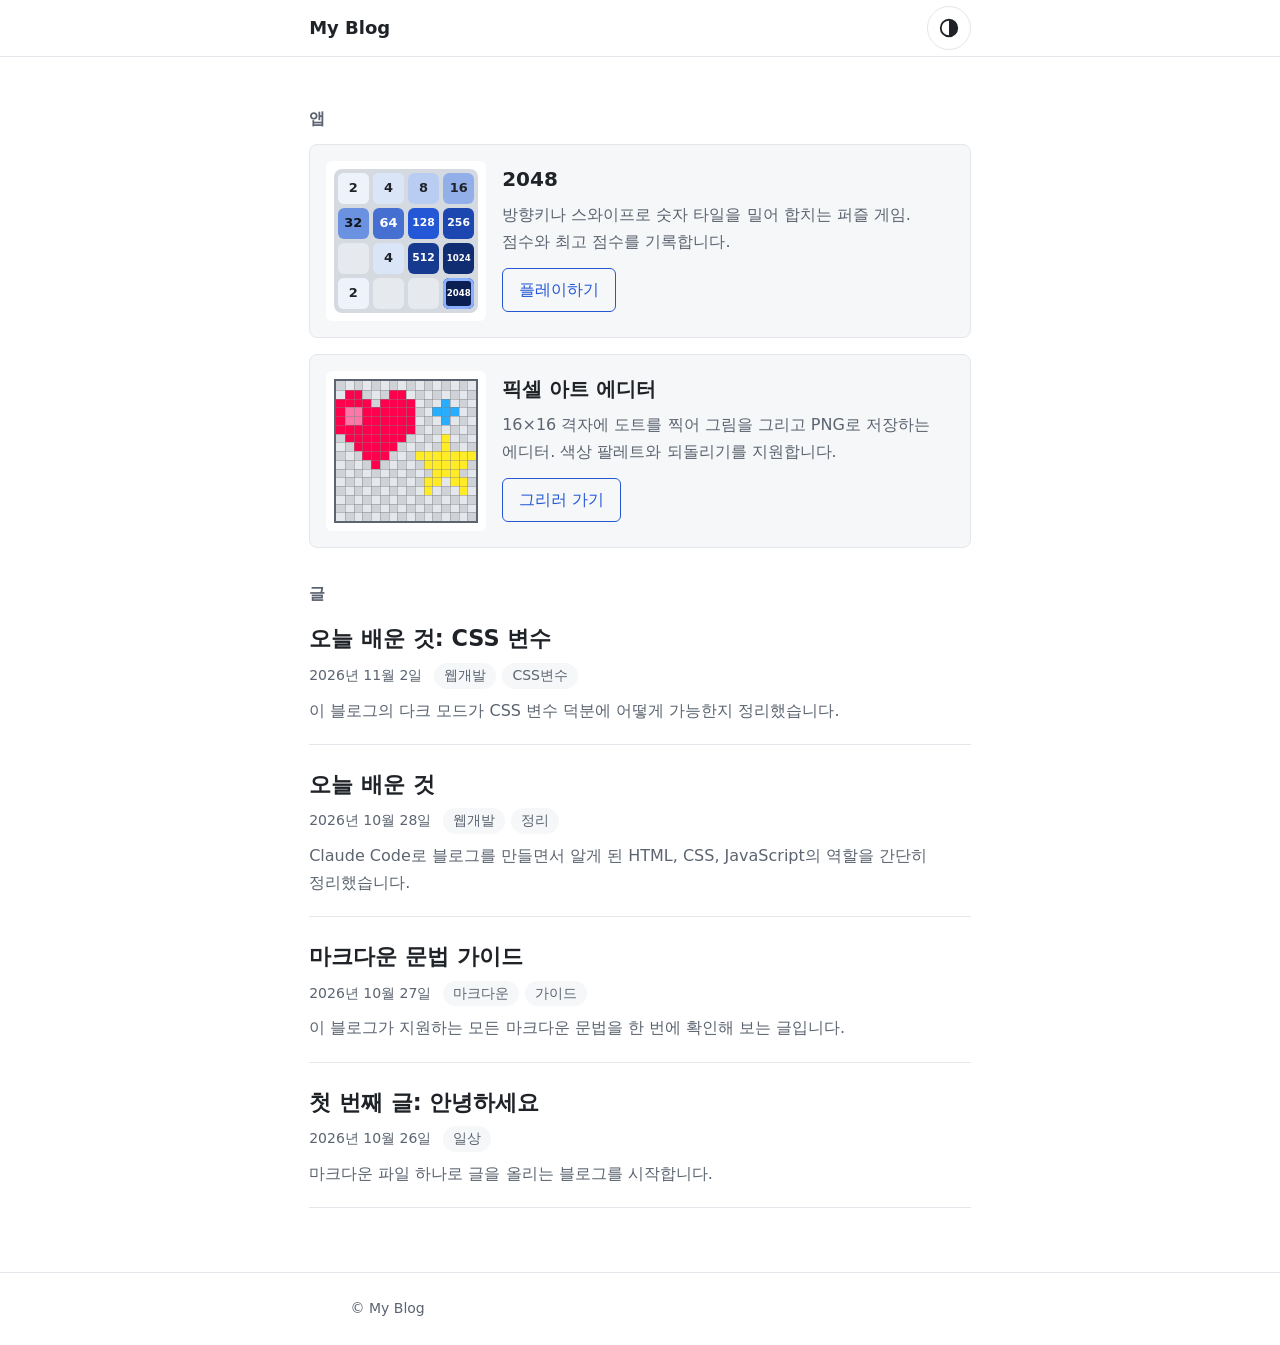
<file: index.html>
<!doctype html>
<html lang="ko">
<head>
  <meta charset="utf-8">
  <meta name="viewport" content="width=device-width, initial-scale=1">
  <title>My Blog</title>
  <meta name="description" content="마크다운으로 쓰는 블로그">
  <script>try{var t=localStorage.getItem('theme');if(t==='light'||t==='dark')document.documentElement.dataset.theme=t}catch(e){}</script>
  <link rel="stylesheet" href="css/theme.css">
  <link rel="stylesheet" href="css/style.css">
</head>
<body>
  <header class="site-header">
    <div class="container header-inner">
      <a class="site-title" href="index.html">My Blog</a>
      <button id="theme-toggle" class="icon-button" type="button" aria-label="다크 모드" aria-pressed="false">
        <svg viewBox="0 0 24 24" width="22" height="22" aria-hidden="true"><circle cx="12" cy="12" r="9" fill="none" stroke="currentColor" stroke-width="2"/><path d="M12 3a9 9 0 0 1 0 18z" fill="currentColor"/></svg>
      </button>
    </div>
  </header>

  <main class="container">
    <h1 class="visually-hidden">글 목록</h1>

    <section class="app-cards" aria-labelledby="apps-heading">
      <h2 id="apps-heading" class="section-title">앱</h2>
      <article class="app-card">
        <a class="app-card-preview" href="apps/2048/index.html" tabindex="-1" aria-hidden="true">
          <iframe src="apps/2048/index.html?preview" title="2048 미리보기" loading="lazy" tabindex="-1"></iframe>
        </a>
        <div class="app-card-body">
          <h3><a href="apps/2048/index.html">2048</a></h3>
          <p>방향키나 스와이프로 숫자 타일을 밀어 합치는 퍼즐 게임. 점수와 최고 점수를 기록합니다.</p>
          <a class="app-card-play" href="apps/2048/index.html">플레이하기</a>
        </div>
      </article>
      <article class="app-card">
        <a class="app-card-preview" href="apps/pixel-art/index.html" tabindex="-1" aria-hidden="true">
          <iframe src="apps/pixel-art/index.html?preview" title="픽셀 아트 에디터 미리보기" loading="lazy" tabindex="-1"></iframe>
        </a>
        <div class="app-card-body">
          <h3><a href="apps/pixel-art/index.html">픽셀 아트 에디터</a></h3>
          <p>16×16 격자에 도트를 찍어 그림을 그리고 PNG로 저장하는 에디터. 색상 팔레트와 되돌리기를 지원합니다.</p>
          <a class="app-card-play" href="apps/pixel-art/index.html">그리러 가기</a>
        </div>
      </article>
    </section>

    <h2 class="section-title">글</h2>
    <ul id="post-list" class="post-list" aria-live="polite">
      <li class="status">불러오는 중…</li>
    </ul>
  </main>

  <footer class="site-footer">
    <div class="container">© My Blog</div>
  </footer>

  <script type="module" src="js/theme.js"></script>
  <script type="module" src="js/blog.js"></script>
</body>
</html>
</file>
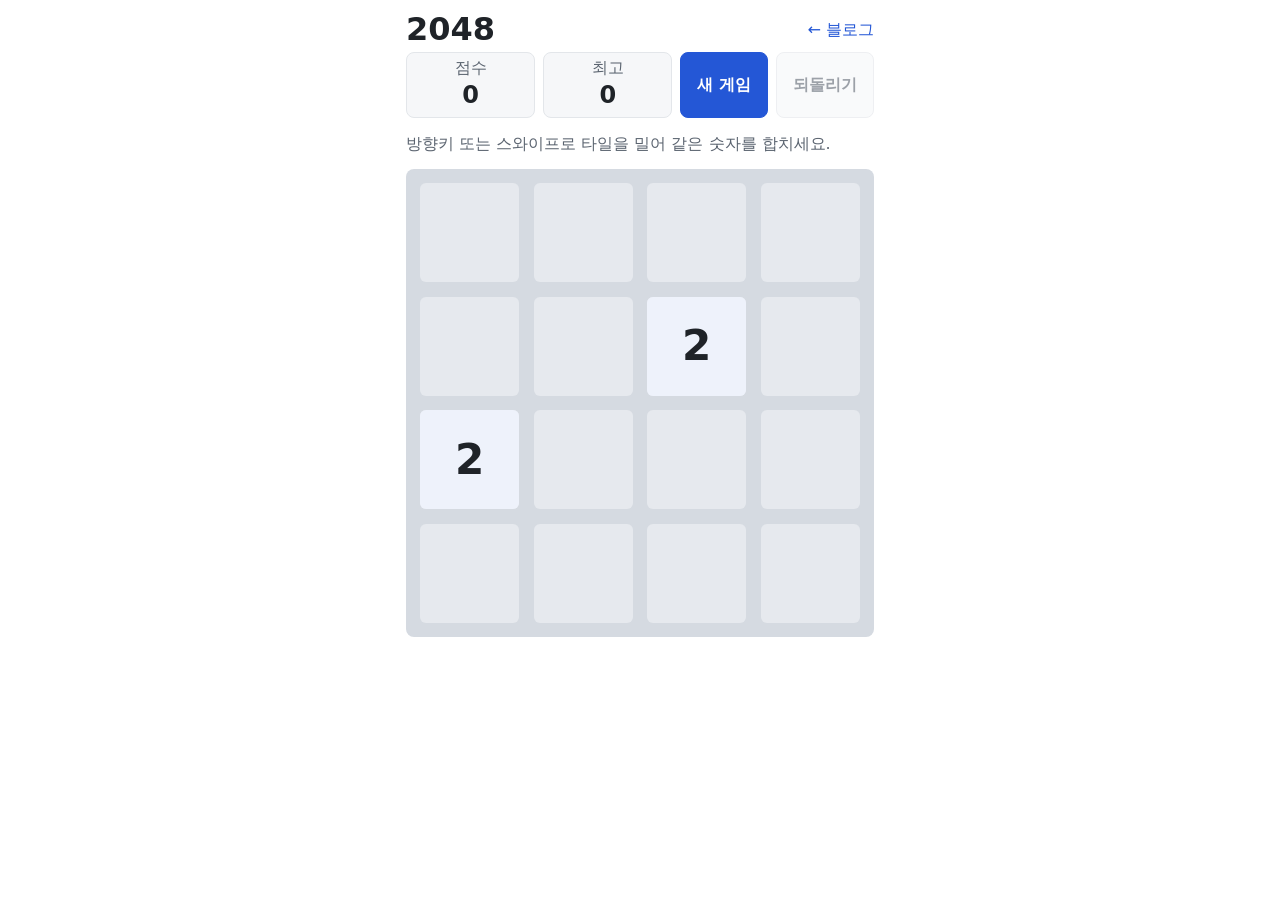
<file: apps/2048/index.html>
<!doctype html>
<html lang="ko">
<head>
  <meta charset="utf-8">
  <meta name="viewport" content="width=device-width, initial-scale=1">
  <title>2048</title>
  <meta name="description" content="방향키나 스와이프로 숫자 타일을 밀어 합치는 2048 퍼즐 게임">
  <script>try{var t=localStorage.getItem('theme');if(t==='light'||t==='dark')document.documentElement.dataset.theme=t}catch(e){}if(/[?&]preview(&|=|$)/.test(location.search))document.documentElement.classList.add('preview')</script>
  <link rel="stylesheet" href="style.css">
</head>
<body>
  <div class="app">
    <header class="app-header">
      <h1 class="app-title">2048</h1>
      <a class="back-link" href="../../index.html">← 블로그</a>
    </header>

    <section class="scoreboard" aria-label="점수판">
      <div class="score-box">
        <span class="score-label">점수</span>
        <span id="score" class="score-value" aria-live="polite">0</span>
        <span id="score-gain" class="score-gain" aria-hidden="true"></span>
      </div>
      <div class="score-box">
        <span class="score-label">최고</span>
        <span id="best" class="score-value">0</span>
      </div>
      <div class="actions">
        <button id="new-game-button" class="button button-primary" type="button">새 게임</button>
        <button id="undo-button" class="button" type="button" disabled>되돌리기</button>
      </div>
    </section>

    <p class="hint">방향키 또는 스와이프로 타일을 밀어 같은 숫자를 합치세요.</p>

    <div id="board" class="board">
      <div id="cell-layer" class="layer" aria-hidden="true"></div>
      <div id="tile-layer" class="layer" role="img" aria-label="2048 보드"></div>
      <div id="overlay" class="overlay" role="dialog" aria-labelledby="overlay-title" hidden>
        <p id="overlay-title" class="overlay-title"></p>
        <div class="overlay-actions">
          <button id="continue-button" class="button" type="button">계속하기</button>
          <button id="overlay-new-button" class="button button-primary" type="button">새 게임</button>
        </div>
      </div>
    </div>
  </div>

  <script type="module" src="main.js"></script>
</body>
</html>
</file>
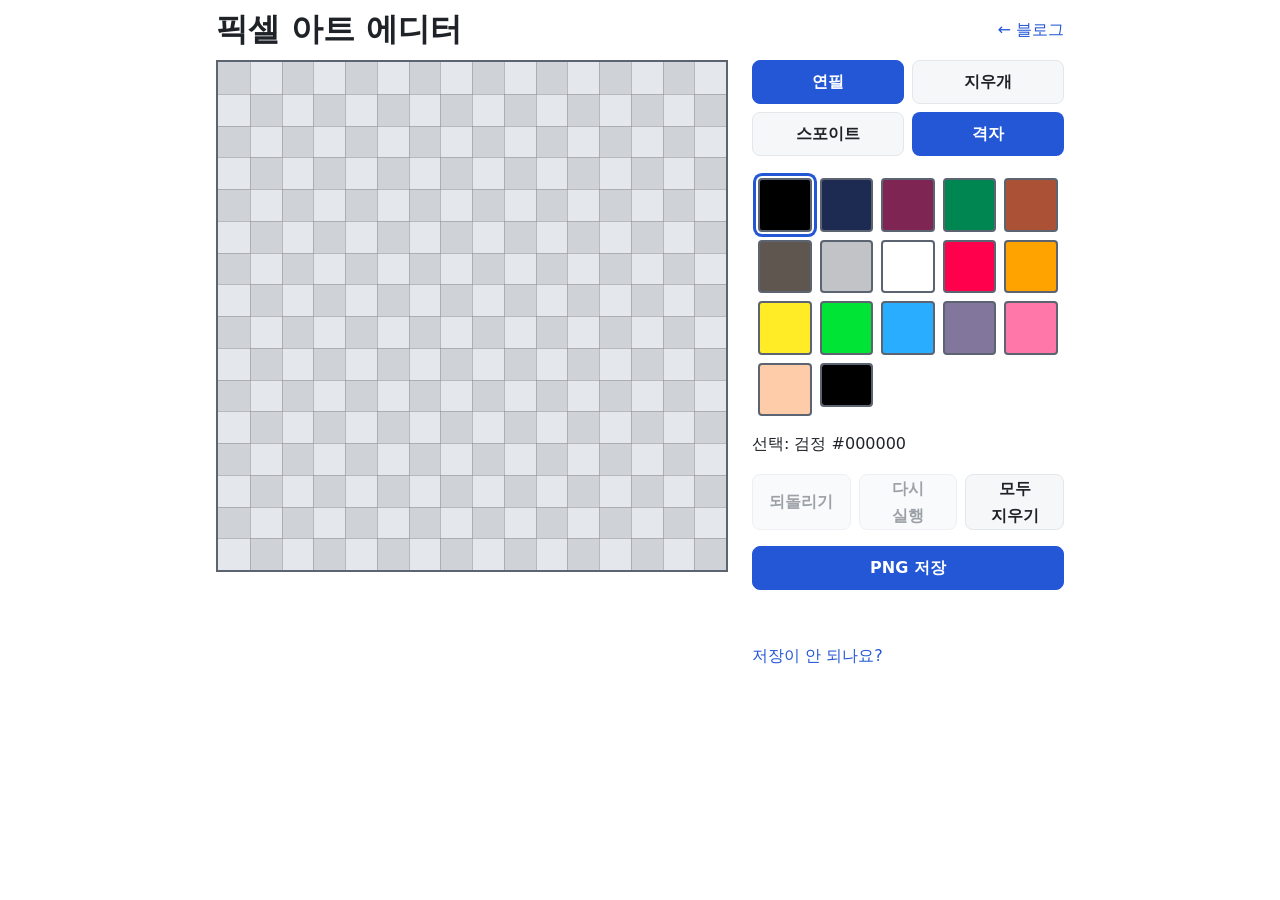
<file: apps/pixel-art/index.html>
<!doctype html>
<html lang="ko">
<head>
  <meta charset="utf-8">
  <meta name="viewport" content="width=device-width, initial-scale=1">
  <title>픽셀 아트 에디터</title>
  <meta name="description" content="16×16 격자에 도트를 찍어 그림을 그리고 PNG로 저장하는 픽셀 아트 에디터">
  <link rel="icon" href="data:,">
  <script>try{var t=localStorage.getItem('theme');if(t==='light'||t==='dark')document.documentElement.dataset.theme=t}catch(e){}if(/[?&]preview(&|=|$)/.test(location.search))document.documentElement.classList.add('preview')</script>
  <link rel="stylesheet" href="style.css">
</head>
<body>
  <div class="app">
    <header class="app-header">
      <h1 class="app-title">픽셀 아트 에디터</h1>
      <a class="back-link" href="../../index.html">← 블로그</a>
    </header>

    <main class="editor-layout">
      <div class="toolbar" role="group" aria-label="도구">
        <button id="pencil-button" class="button" type="button" aria-pressed="true">연필</button>
        <button id="eraser-button" class="button" type="button" aria-pressed="false">지우개</button>
        <button id="eyedropper-button" class="button" type="button" aria-pressed="false">스포이트</button>
        <button id="grid-button" class="button button-toggle" type="button" aria-pressed="true">격자</button>
      </div>

      <div class="canvas-wrap">
        <canvas id="canvas" class="canvas" role="img" aria-label="16×16 픽셀 아트 캔버스"></canvas>
      </div>

      <section class="palette-section" aria-label="색상">
        <div id="palette" class="palette" role="group" aria-label="색상 팔레트">
          <input id="custom-color" class="swatch swatch-custom" type="color" value="#000000" aria-label="사용자 지정 색" title="사용자 지정 색">
        </div>
        <p id="selected-color" class="selected-color">선택: 검정 #000000</p>
      </section>

      <div class="actions" role="group" aria-label="편집">
        <button id="undo-button" class="button" type="button" disabled>되돌리기</button>
        <button id="redo-button" class="button" type="button" disabled>다시 실행</button>
        <button id="clear-button" class="button" type="button">모두 지우기</button>
      </div>

      <section class="save-section" aria-label="저장">
        <button id="save-button" class="button button-primary" type="button">PNG 저장</button>
        <p id="status" class="status" aria-live="polite"></p>
        <details class="save-help">
          <summary>저장이 안 되나요?</summary>
          <p class="save-help-text">이미지를 길게 눌러 저장하세요.</p>
          <img id="save-image" class="save-image" alt="저장한 PNG 미리보기" hidden>
        </details>
      </section>
    </main>
  </div>

  <script type="module" src="main.js"></script>
</body>
</html>
</file>
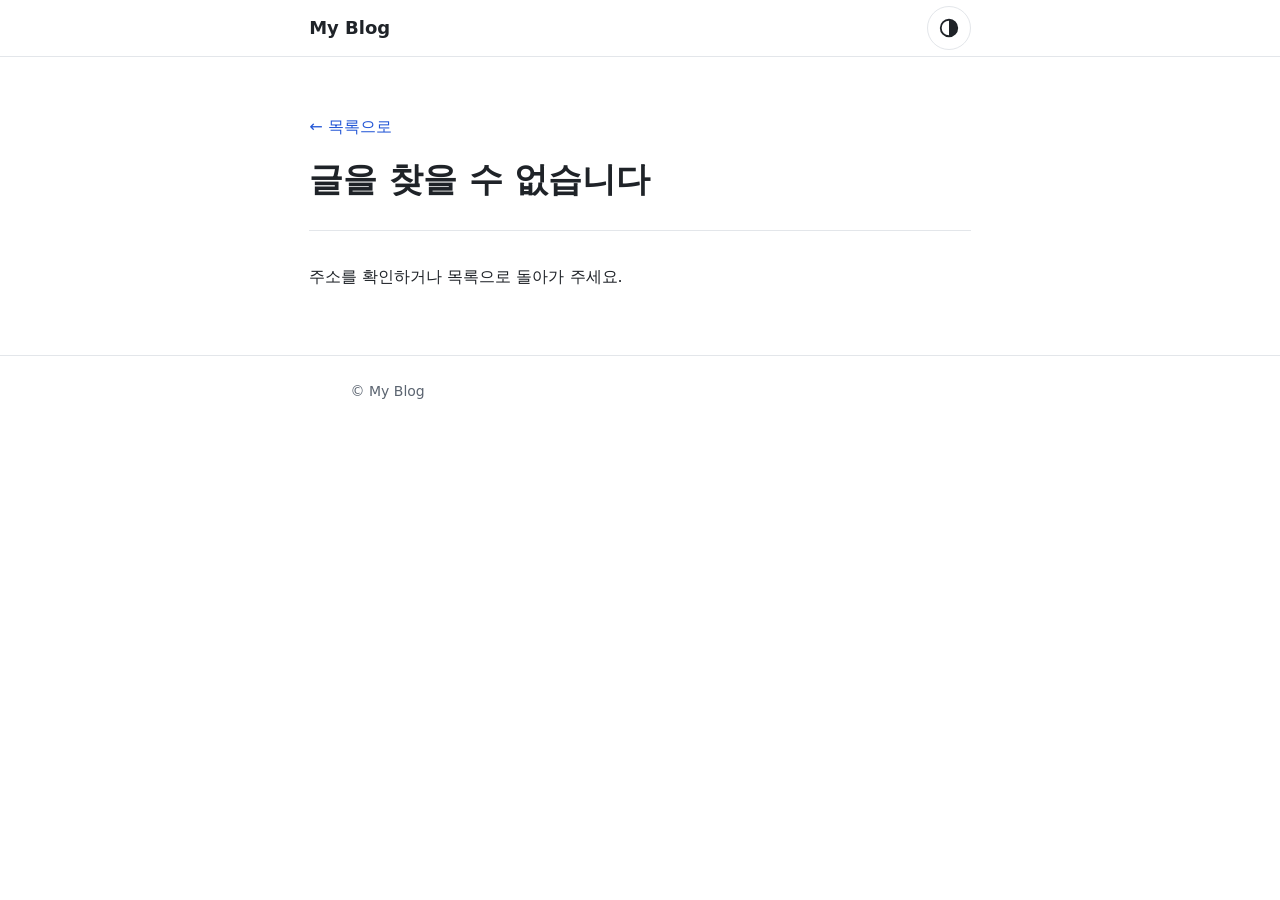
<file: post.html>
<!doctype html>
<html lang="ko">
<head>
  <meta charset="utf-8">
  <meta name="viewport" content="width=device-width, initial-scale=1">
  <title>글 읽기 · My Blog</title>
  <script>try{var t=localStorage.getItem('theme');if(t==='light'||t==='dark')document.documentElement.dataset.theme=t}catch(e){}</script>
  <link rel="stylesheet" href="css/theme.css">
  <link rel="stylesheet" href="css/style.css">
</head>
<body>
  <header class="site-header">
    <div class="container header-inner">
      <a class="site-title" href="index.html">My Blog</a>
      <button id="theme-toggle" class="icon-button" type="button" aria-label="다크 모드" aria-pressed="false">
        <svg viewBox="0 0 24 24" width="22" height="22" aria-hidden="true"><circle cx="12" cy="12" r="9" fill="none" stroke="currentColor" stroke-width="2"/><path d="M12 3a9 9 0 0 1 0 18z" fill="currentColor"/></svg>
      </button>
    </div>
  </header>

  <main class="container">
    <a class="back-link" href="index.html">← 목록으로</a>
    <article id="post" aria-live="polite">
      <header class="post-header">
        <h1 id="post-title">불러오는 중…</h1>
        <div id="post-meta" class="meta"></div>
      </header>
      <div id="post-content" class="prose"></div>
    </article>
  </main>

  <footer class="site-footer">
    <div class="container">© My Blog</div>
  </footer>

  <script type="module" src="js/theme.js"></script>
  <script type="module" src="js/blog.js"></script>
</body>
</html>
</file>
<file: css/theme.css>
:root {
  color-scheme: light;
  --bg: #ffffff;
  --surface: #f6f7f9;
  --text: #1f2328;
  --muted: #5b6470;
  --accent: #2457d6;
  --border: #e3e6ea;
  --code-bg: #f3f4f6;
}

@media (prefers-color-scheme: dark) {
  :root:not([data-theme='light']) {
    color-scheme: dark;
    --bg: #14171c;
    --surface: #1c2027;
    --text: #e6e8eb;
    --muted: #9aa4b0;
    --accent: #8ab0ff;
    --border: #2d333b;
    --code-bg: #1c2027;
  }
}

:root[data-theme='dark'] {
  color-scheme: dark;
  --bg: #14171c;
  --surface: #1c2027;
  --text: #e6e8eb;
  --muted: #9aa4b0;
  --accent: #8ab0ff;
  --border: #2d333b;
  --code-bg: #1c2027;
}
</file>
<file: css/style.css>
*,
*::before,
*::after {
  box-sizing: border-box;
}

html {
  -webkit-text-size-adjust: 100%;
}

body {
  margin: 0;
  background: var(--bg);
  color: var(--text);
  font-family: system-ui, -apple-system, 'Segoe UI', 'Malgun Gothic', 'Apple SD Gothic Neo', sans-serif;
  font-size: 1rem;
  line-height: 1.7;
  word-break: keep-all;
  overflow-wrap: break-word;
}

a {
  color: var(--accent);
  text-underline-offset: 0.2em;
}

:focus-visible {
  outline: 2px solid var(--accent);
  outline-offset: 2px;
}

.visually-hidden {
  position: absolute;
  width: 1px;
  height: 1px;
  overflow: hidden;
  clip: rect(0 0 0 0);
  white-space: nowrap;
}

.container {
  width: 100%;
  max-width: calc(65ch + 2rem);
  margin-inline: auto;
  padding-inline: 1rem;
}

/* 헤더 */
.site-header {
  border-bottom: 1px solid var(--border);
}

.header-inner {
  display: flex;
  align-items: center;
  justify-content: space-between;
  min-height: 3.5rem;
}

.site-title {
  display: inline-flex;
  align-items: center;
  min-height: 44px;
  color: var(--text);
  font-size: 1.125rem;
  font-weight: 700;
  text-decoration: none;
}

.icon-button {
  display: inline-flex;
  align-items: center;
  justify-content: center;
  width: 44px;
  height: 44px;
  padding: 0;
  border: 1px solid var(--border);
  border-radius: 50%;
  background: transparent;
  color: var(--text);
  cursor: pointer;
}

.icon-button:hover {
  background: var(--surface);
}

main {
  padding-block: 2rem 3rem;
}

.site-footer {
  padding-block: 1.5rem;
  border-top: 1px solid var(--border);
  color: var(--muted);
  font-size: 0.875rem;
}

.status {
  color: var(--muted);
}

/* 글 목록 */
.post-list {
  margin: 0;
  padding: 0;
  list-style: none;
}

.post-card {
  padding-block: 1.25rem;
  border-bottom: 1px solid var(--border);
}

.post-list > li:first-child .post-card {
  padding-top: 0;
}

.post-card h2 {
  margin: 0;
  font-size: 1.25rem;
  line-height: 1.4;
}

.post-card h2 a {
  display: block;
  padding-block: 0.25rem;
  color: var(--text);
  text-decoration: none;
}

.post-card h2 a:hover {
  color: var(--accent);
}

.post-card p {
  margin: 0.5rem 0 0;
  color: var(--muted);
}

.meta {
  display: flex;
  flex-wrap: wrap;
  align-items: center;
  gap: 0.5rem 0.75rem;
  margin-top: 0.25rem;
  color: var(--muted);
  font-size: 0.875rem;
}

.tags {
  display: flex;
  flex-wrap: wrap;
  gap: 0.375rem;
  margin: 0;
  padding: 0;
  list-style: none;
}

.tags li {
  padding: 0.0625rem 0.625rem;
  border-radius: 999px;
  background: var(--surface);
  color: var(--muted);
  font-size: 0.875rem;
}

/* 글 상세 */
.back-link {
  display: inline-flex;
  align-items: center;
  min-height: 44px;
  margin-bottom: 0.5rem;
  text-decoration: none;
}

.post-header {
  margin-bottom: 2rem;
  padding-bottom: 1.5rem;
  border-bottom: 1px solid var(--border);
}

.post-header h1 {
  margin: 0;
  font-size: 1.75rem;
  line-height: 1.35;
}

/* 본문 (마크다운 변환 결과) */
.prose > :first-child {
  margin-top: 0;
}

.prose h1,
.prose h2,
.prose h3,
.prose h4,
.prose h5,
.prose h6 {
  margin: 2em 0 0.6em;
  line-height: 1.4;
}

.prose h1 { font-size: 1.6rem; }
.prose h2 { font-size: 1.4rem; }
.prose h3 { font-size: 1.2rem; }
.prose h4,
.prose h5,
.prose h6 { font-size: 1rem; }

.prose p,
.prose ul,
.prose ol,
.prose blockquote,
.prose pre,
.prose .table-wrap {
  margin: 1.1em 0;
}

.prose ul,
.prose ol {
  padding-left: 1.5rem;
}

.prose li + li {
  margin-top: 0.25em;
}

.prose li > ul,
.prose li > ol {
  margin: 0.25em 0;
}

.prose input[type='checkbox'] {
  margin-right: 0.4em;
}

.prose img {
  display: block;
  max-width: 100%;
  height: auto;
  margin-inline: auto;
  border-radius: 6px;
}

.prose hr {
  margin: 2.5em 0;
  border: 0;
  border-top: 1px solid var(--border);
}

.prose blockquote {
  padding: 0.1em 1rem;
  border-left: 3px solid var(--accent);
  background: var(--surface);
  color: var(--muted);
}

.prose blockquote > :first-child { margin-top: 0.6em; }
.prose blockquote > :last-child { margin-bottom: 0.6em; }

.prose code {
  padding: 0.1em 0.35em;
  border-radius: 4px;
  background: var(--code-bg);
  font-family: ui-monospace, Consolas, monospace;
  font-size: 0.9em;
  word-break: normal;
}

.prose pre {
  padding: 1rem;
  overflow-x: auto;
  border: 1px solid var(--border);
  border-radius: 6px;
  background: var(--code-bg);
  font-size: 0.9rem;
  line-height: 1.5;
  white-space: pre;
  word-break: normal;
}

.prose pre code {
  padding: 0;
  background: none;
  font-size: inherit;
}

.table-wrap {
  overflow-x: auto;
}

.prose table {
  width: 100%;
  border-collapse: collapse;
  font-size: 0.95rem;
}

.prose th,
.prose td {
  padding: 0.5rem 0.75rem;
  border: 1px solid var(--border);
  text-align: left;
}

.prose th {
  background: var(--surface);
  white-space: nowrap;
}

/* 앱 카드 (메인 페이지) */
.section-title {
  margin: 0 0 0.75rem;
  font-size: 1rem;
  color: var(--muted);
}

.app-cards {
  margin-bottom: 2rem;
}

.app-card {
  display: flex;
  flex-wrap: wrap;
  gap: 1rem;
  padding: 1rem;
  border: 1px solid var(--border);
  border-radius: 8px;
  background: var(--surface);
}

.app-card + .app-card {
  margin-top: 1rem;
}

.app-card-preview {
  flex: 0 0 auto;
  width: 160px;
  height: 160px;
  overflow: hidden;
  border-radius: 6px;
}

.app-card-preview iframe {
  display: block;
  width: 100%;
  height: 100%;
  border: 0;
  pointer-events: none;
}

.app-card-body {
  flex: 1 1 12rem;
  min-width: 0;
}

.app-card-body h3 {
  margin: 0;
  font-size: 1.25rem;
  line-height: 1.4;
}

.app-card-body h3 a {
  display: inline-block;
  padding-block: 0.25rem;
  color: var(--text);
  text-decoration: none;
}

.app-card-body h3 a:hover {
  color: var(--accent);
}

.app-card-body p {
  margin: 0.25rem 0 0.75rem;
  color: var(--muted);
}

.app-card-play {
  display: inline-flex;
  align-items: center;
  min-height: 44px;
  padding-inline: 1rem;
  border: 1px solid var(--accent);
  border-radius: 6px;
  color: var(--accent);
  text-decoration: none;
}

.app-card-play:hover {
  background: var(--bg);
}

@media (min-width: 640px) {
  main {
    padding-block: 3rem 4rem;
  }

  .post-header h1 {
    font-size: 2.1rem;
  }

  .post-card h2 {
    font-size: 1.4rem;
  }
}
</file>
<file: apps/2048/style.css>
/* 색상 변수: 블로그 theme.css와 같은 이름·값을 복제하고 2048 전용 변수를 더한다. */
:root {
  color-scheme: light;
  --bg: #ffffff;
  --surface: #f6f7f9;
  --text: #1f2328;
  --muted: #5b6470;
  --accent: #2457d6;
  --on-accent: #ffffff;
  --border: #e3e6ea;
  --board-bg: #d5dae1;
  --cell-bg: #e6e9ee;
  --overlay-bg: rgba(255, 255, 255, 0.86);
  --ring-2048: #8ab0ff;
  --tile-2-bg: #eef2fb;    --tile-2-fg: #1f2328;
  --tile-4-bg: #dbe5f8;    --tile-4-fg: #1f2328;
  --tile-8-bg: #b9ccf2;    --tile-8-fg: #1f2328;
  --tile-16-bg: #93afe9;   --tile-16-fg: #1f2328;
  --tile-32-bg: #6b92e0;   --tile-32-fg: #10151c;
  --tile-64-bg: #456fd0;   --tile-64-fg: #ffffff;
  --tile-128-bg: #2457d6;  --tile-128-fg: #ffffff;
  --tile-256-bg: #1d47b0;  --tile-256-fg: #ffffff;
  --tile-512-bg: #173a91;  --tile-512-fg: #ffffff;
  --tile-1024-bg: #112d72; --tile-1024-fg: #ffffff;
  --tile-2048-bg: #0b1f52; --tile-2048-fg: #ffffff;
}

@media (prefers-color-scheme: dark) {
  :root:not([data-theme='light']) {
    color-scheme: dark;
    --bg: #14171c;
    --surface: #1c2027;
    --text: #e6e8eb;
    --muted: #9aa4b0;
    --accent: #8ab0ff;
    --on-accent: #10151c;
    --border: #2d333b;
    --board-bg: #262c35;
    --cell-bg: #1c2027;
    --overlay-bg: rgba(20, 23, 28, 0.86);
    --ring-2048: #2457d6;
    --tile-2-bg: #2b3340;    --tile-2-fg: #e6e8eb;
    --tile-4-bg: #35405a;    --tile-4-fg: #e6e8eb;
    --tile-8-bg: #44558a;    --tile-8-fg: #ffffff;
    --tile-16-bg: #5069ad;   --tile-16-fg: #ffffff;
    --tile-32-bg: #6283cf;   --tile-32-fg: #10151c;
    --tile-64-bg: #7b9cdf;   --tile-64-fg: #10151c;
    --tile-128-bg: #8ab0ff;  --tile-128-fg: #10151c;
    --tile-256-bg: #a6c3ff;  --tile-256-fg: #10151c;
    --tile-512-bg: #c0d5ff;  --tile-512-fg: #10151c;
    --tile-1024-bg: #d6e3ff; --tile-1024-fg: #10151c;
    --tile-2048-bg: #ecf2ff; --tile-2048-fg: #10151c;
  }
}

:root[data-theme='dark'] {
  color-scheme: dark;
  --bg: #14171c;
  --surface: #1c2027;
  --text: #e6e8eb;
  --muted: #9aa4b0;
  --accent: #8ab0ff;
  --on-accent: #10151c;
  --border: #2d333b;
  --board-bg: #262c35;
  --cell-bg: #1c2027;
  --overlay-bg: rgba(20, 23, 28, 0.86);
  --ring-2048: #2457d6;
  --tile-2-bg: #2b3340;    --tile-2-fg: #e6e8eb;
  --tile-4-bg: #35405a;    --tile-4-fg: #e6e8eb;
  --tile-8-bg: #44558a;    --tile-8-fg: #ffffff;
  --tile-16-bg: #5069ad;   --tile-16-fg: #ffffff;
  --tile-32-bg: #6283cf;   --tile-32-fg: #10151c;
  --tile-64-bg: #7b9cdf;   --tile-64-fg: #10151c;
  --tile-128-bg: #8ab0ff;  --tile-128-fg: #10151c;
  --tile-256-bg: #a6c3ff;  --tile-256-fg: #10151c;
  --tile-512-bg: #c0d5ff;  --tile-512-fg: #10151c;
  --tile-1024-bg: #d6e3ff; --tile-1024-fg: #10151c;
  --tile-2048-bg: #ecf2ff; --tile-2048-fg: #10151c;
}

/* 기본(모바일 우선) */
*,
*::before,
*::after {
  box-sizing: border-box;
}

[hidden] {
  display: none !important;
}

body {
  margin: 0;
  background: var(--bg);
  color: var(--text);
  font-family: system-ui, -apple-system, 'Segoe UI', 'Malgun Gothic', 'Apple SD Gothic Neo', sans-serif;
  font-size: 1rem;
  line-height: 1.7;
  word-break: keep-all;
  overflow-wrap: break-word;
}

.app {
  width: 100%;
  max-width: 500px;
  margin: 0 auto;
  padding: 8px 16px 32px;
}

.app-header {
  display: flex;
  align-items: center;
  justify-content: space-between;
  gap: 16px;
}

.app-title {
  margin: 0;
  font-size: 2rem;
  line-height: 1.3;
}

.back-link {
  display: inline-flex;
  align-items: center;
  min-height: 44px;
  color: var(--accent);
  text-decoration: none;
}

.back-link:hover {
  text-decoration: underline;
}

.scoreboard {
  display: flex;
  flex-wrap: wrap;
  gap: 8px;
}

.score-box {
  position: relative;
  flex: 1 1 0;
  min-width: 0;
  padding: 4px 12px;
  background: var(--surface);
  border: 1px solid var(--border);
  border-radius: 8px;
  text-align: center;
  line-height: 1.4;
}

.score-label {
  display: block;
  color: var(--muted);
  font-size: 1rem;
}

.score-value {
  display: block;
  font-size: 1.5rem;
  font-weight: 700;
  font-variant-numeric: tabular-nums;
}

.score-gain {
  position: absolute;
  top: 4px;
  right: 10px;
  color: var(--accent);
  font-weight: 700;
  opacity: 0;
  transform: translateY(-14px);
  transition: opacity 0.6s ease, transform 0.6s ease;
  pointer-events: none;
}

.score-gain.show {
  opacity: 1;
  transform: none;
  transition: none;
}

.actions {
  display: flex;
  flex: 1 1 100%;
  gap: 8px;
}

.button {
  flex: 1;
  min-width: 44px;
  min-height: 44px;
  padding: 0 16px;
  background: var(--surface);
  color: var(--text);
  border: 1px solid var(--border);
  border-radius: 8px;
  font: inherit;
  font-weight: 600;
  cursor: pointer;
}

.button:hover:not(:disabled) {
  border-color: var(--accent);
}

.button:focus-visible {
  outline: 2px solid var(--accent);
  outline-offset: 2px;
}

.button:disabled {
  color: var(--muted);
  cursor: not-allowed;
  opacity: 0.6;
}

.button-primary {
  background: var(--accent);
  color: var(--on-accent);
  border-color: var(--accent);
}

.hint {
  margin: 12px 0;
  color: var(--muted);
}

/* 보드: 칸 크기와 위치는 퍼센트로 계산해 화면 폭에 비례한다. */
.board {
  --gap: 3%;
  --cell: calc((100% - 5 * var(--gap)) / 4);
  position: relative;
  width: min(100%, 500px, 80vh);
  margin: 0 auto;
  aspect-ratio: 1;
  background: var(--board-bg);
  border-radius: 8px;
  container-type: inline-size;
  touch-action: none;
  user-select: none;
  -webkit-user-select: none;
}

.layer {
  position: absolute;
  inset: 0;
}

.cell,
.tile {
  position: absolute;
  top: calc(var(--gap) + var(--row) * (var(--cell) + var(--gap)));
  left: calc(var(--gap) + var(--col) * (var(--cell) + var(--gap)));
  width: var(--cell);
  height: var(--cell);
  border-radius: 6px;
}

.cell {
  background: var(--cell-bg);
}

.tile {
  display: flex;
  align-items: center;
  justify-content: center;
  font-size: 9cqw;
  font-weight: 700;
  line-height: 1;
  font-variant-numeric: tabular-nums;
}

.tile-digits-3 { font-size: 7.5cqw; }
.tile-digits-4 { font-size: 6cqw; }
.tile-digits-5 { font-size: 5cqw; }

.tile-2 { background: var(--tile-2-bg); color: var(--tile-2-fg); }
.tile-4 { background: var(--tile-4-bg); color: var(--tile-4-fg); }
.tile-8 { background: var(--tile-8-bg); color: var(--tile-8-fg); }
.tile-16 { background: var(--tile-16-bg); color: var(--tile-16-fg); }
.tile-32 { background: var(--tile-32-bg); color: var(--tile-32-fg); }
.tile-64 { background: var(--tile-64-bg); color: var(--tile-64-fg); }
.tile-128 { background: var(--tile-128-bg); color: var(--tile-128-fg); }
.tile-256 { background: var(--tile-256-bg); color: var(--tile-256-fg); }
.tile-512 { background: var(--tile-512-bg); color: var(--tile-512-fg); }
.tile-1024 { background: var(--tile-1024-bg); color: var(--tile-1024-fg); }
.tile-2048,
.tile-super {
  background: var(--tile-2048-bg);
  color: var(--tile-2048-fg);
  box-shadow: inset 0 0 0 3px var(--ring-2048);
}

.overlay {
  position: absolute;
  inset: 0;
  display: flex;
  flex-direction: column;
  align-items: center;
  justify-content: center;
  gap: 16px;
  padding: 16px;
  background: var(--overlay-bg);
  border-radius: 8px;
}

.overlay-title {
  margin: 0;
  font-size: 1.75rem;
  font-weight: 700;
}

.overlay-actions {
  display: flex;
  flex-wrap: wrap;
  justify-content: center;
  gap: 8px;
}

.overlay-actions .button {
  flex: 0 1 auto;
}

/* 360px 이하: 간격과 글자 크기를 한 단계 줄인다. */
@media (max-width: 360px) {
  .board {
    --gap: 2.5%;
  }

  .app-title {
    font-size: 1.75rem;
  }

  .score-value {
    font-size: 1.25rem;
  }
}

@media (min-width: 520px) {
  .actions {
    flex: 0 0 auto;
  }

  .button {
    flex: 0 0 auto;
  }
}

/* 블로그 카드 미리보기: 보드만 보여 준다. */
.preview .app-header,
.preview .scoreboard,
.preview .hint {
  display: none;
}

.preview .app {
  padding: 8px;
}

.preview .board {
  width: min(100%, 500px);
}

@media (prefers-reduced-motion: reduce) {
  .score-gain {
    transition: none;
    transform: none;
  }
}
</file>
<file: apps/pixel-art/style.css>
/* 색상 변수: 블로그 theme.css와 같은 이름·값을 복제한다. 그림 색과 캔버스 바탕은 JS의 고정 상수다. */
:root {
  color-scheme: light;
  --bg: #ffffff;
  --surface: #f6f7f9;
  --text: #1f2328;
  --muted: #5b6470;
  --accent: #2457d6;
  --on-accent: #ffffff;
  --border: #e3e6ea;
}

@media (prefers-color-scheme: dark) {
  :root:not([data-theme='light']) {
    color-scheme: dark;
    --bg: #14171c;
    --surface: #1c2027;
    --text: #e6e8eb;
    --muted: #9aa4b0;
    --accent: #8ab0ff;
    --on-accent: #10151c;
    --border: #2d333b;
  }
}

:root[data-theme='dark'] {
  color-scheme: dark;
  --bg: #14171c;
  --surface: #1c2027;
  --text: #e6e8eb;
  --muted: #9aa4b0;
  --accent: #8ab0ff;
  --on-accent: #10151c;
  --border: #2d333b;
}

/* 기본(모바일 우선) */
*,
*::before,
*::after {
  box-sizing: border-box;
}

[hidden] {
  display: none !important;
}

body {
  margin: 0;
  background: var(--bg);
  color: var(--text);
  font-family: system-ui, -apple-system, 'Segoe UI', 'Malgun Gothic', 'Apple SD Gothic Neo', sans-serif;
  font-size: 1rem;
  line-height: 1.7;
  word-break: keep-all;
  overflow-wrap: break-word;
}

.app {
  width: 100%;
  max-width: 880px;
  margin: 0 auto;
  padding: 8px 16px 32px;
}

.app-header {
  display: flex;
  align-items: center;
  justify-content: space-between;
  gap: 16px;
  margin-bottom: 8px;
}

.app-title {
  margin: 0;
  font-size: 1.5rem;
  line-height: 1.3;
}

.back-link {
  display: inline-flex;
  flex: none;
  align-items: center;
  min-height: 44px;
  color: var(--accent);
  text-decoration: none;
}

.back-link:hover {
  text-decoration: underline;
}

.back-link:focus-visible {
  outline: 2px solid var(--accent);
  outline-offset: 2px;
}

/* 한 컬럼 배치 (모바일) */
.editor-layout {
  display: grid;
  grid-template-columns: minmax(0, 1fr);
  gap: 16px;
}

/* 버튼 */
.button {
  min-width: 44px;
  min-height: 44px;
  padding: 0 4px;
  background: var(--surface);
  color: var(--text);
  border: 1px solid var(--border);
  border-radius: 8px;
  font: inherit;
  font-weight: 600;
  cursor: pointer;
}

.button:hover:not(:disabled) {
  border-color: var(--accent);
}

.button:focus-visible {
  outline: 2px solid var(--accent);
  outline-offset: 2px;
}

.button:disabled {
  color: var(--muted);
  cursor: not-allowed;
  opacity: 0.6;
}

.button[aria-pressed='true'] {
  background: var(--accent);
  color: var(--on-accent);
  border-color: var(--accent);
}

/* 격자는 도구가 아니라 표시 옵션이므로 점선 테두리로 구분한다. */
.button-toggle {
  border-style: dashed;
  border-color: var(--muted);
}

.button-primary {
  width: 100%;
  background: var(--accent);
  color: var(--on-accent);
  border-color: var(--accent);
}

.toolbar {
  display: grid;
  grid-template-columns: repeat(4, minmax(0, 1fr));
  gap: 8px;
}

/* 캔버스: 테두리는 캔버스가 아니라 래퍼에 준다. */
.canvas-wrap {
  width: min(100%, 512px, 80vh);
  aspect-ratio: 1;
  justify-self: center;
  align-self: start;
  border: 2px solid var(--muted);
  background: var(--surface);
}

.canvas {
  display: block;
  width: 100%;
  height: 100%;
  touch-action: none;
  user-select: none;
  -webkit-user-select: none;
  image-rendering: pixelated;
  cursor: crosshair;
}

/* 팔레트 */
.palette {
  display: grid;
  grid-template-columns: repeat(auto-fill, minmax(44px, 1fr));
  gap: 8px;
  padding: 6px;
}

.swatch {
  display: block;
  width: 100%;
  min-width: 44px;
  min-height: 44px;
  aspect-ratio: 1;
  padding: 0;
  border: 2px solid var(--muted);
  border-radius: 4px;
  cursor: pointer;
}

/* 선택 표시: 안쪽 2px 간격(--bg) + 바깥 3px 강조색 이중 링 */
.swatch[aria-pressed='true'],
.swatch.is-selected {
  box-shadow: 0 0 0 2px var(--bg), 0 0 0 5px var(--accent);
}

.swatch:focus-visible {
  outline: 2px solid var(--text);
  outline-offset: 7px;
}

.swatch-custom {
  background: none;
}

.swatch-custom::-webkit-color-swatch-wrapper {
  padding: 0;
}

.swatch-custom::-webkit-color-swatch {
  border: none;
}

.swatch-custom::-moz-color-swatch {
  border: none;
}

.selected-color {
  margin: 8px 0 0;
  font-variant-numeric: tabular-nums;
}

/* 동작 줄: 좁은 화면에서는 줄이 바뀌어도 넘치지 않는다. */
.actions {
  display: grid;
  grid-template-columns: repeat(auto-fit, minmax(96px, 1fr));
  gap: 8px;
}

.status {
  min-height: 1.7em;
  margin: 8px 0;
  color: var(--muted);
}

.save-help summary {
  display: flex;
  align-items: center;
  min-height: 44px;
  color: var(--accent);
  cursor: pointer;
}

.save-help summary:focus-visible {
  outline: 2px solid var(--accent);
  outline-offset: 2px;
}

.save-help-text {
  margin: 0;
  color: var(--muted);
}

.save-image {
  display: block;
  width: 256px;
  max-width: 100%;
  aspect-ratio: 1;
  margin-top: 8px;
  background: var(--surface);
  border: 1px solid var(--border);
  image-rendering: pixelated;
}

/* 360px 미만: 도구 줄을 2열로 */
@media (max-width: 359px) {
  .toolbar {
    grid-template-columns: repeat(2, minmax(0, 1fr));
  }
}

/* 720px 이상: 왼쪽 캔버스, 오른쪽 도구·팔레트·동작·저장 */
@media (min-width: 720px) {
  .app-title {
    font-size: 2rem;
  }

  .button {
    padding: 0 16px;
  }

  .editor-layout {
    grid-template-columns: minmax(0, 512px) minmax(280px, 1fr);
    grid-template-rows: auto auto auto auto 1fr;
    column-gap: 24px;
  }

  .canvas-wrap {
    grid-column: 1;
    grid-row: 1 / span 5;
    justify-self: stretch;
    width: 100%;
    max-width: 80vh;
  }

  .toolbar,
  .palette-section,
  .actions,
  .save-section {
    grid-column: 2;
  }

  /* 오른쪽 열이 좁아 도구 줄은 2열로 둔다. */
  .toolbar {
    grid-row: 1;
    grid-template-columns: repeat(2, minmax(0, 1fr));
  }

  .palette-section { grid-row: 2; }
  .actions { grid-row: 3; }
  .save-section { grid-row: 4; }
}

/* 블로그 카드 미리보기: 캔버스만 보여 준다. */
.preview .app-header,
.preview .toolbar,
.preview .palette-section,
.preview .actions,
.preview .save-section {
  display: none;
}

.preview .app {
  padding: 8px;
}

.preview .editor-layout {
  display: block;
}

.preview .canvas-wrap {
  width: 100%;
  pointer-events: none;
}
</file>
